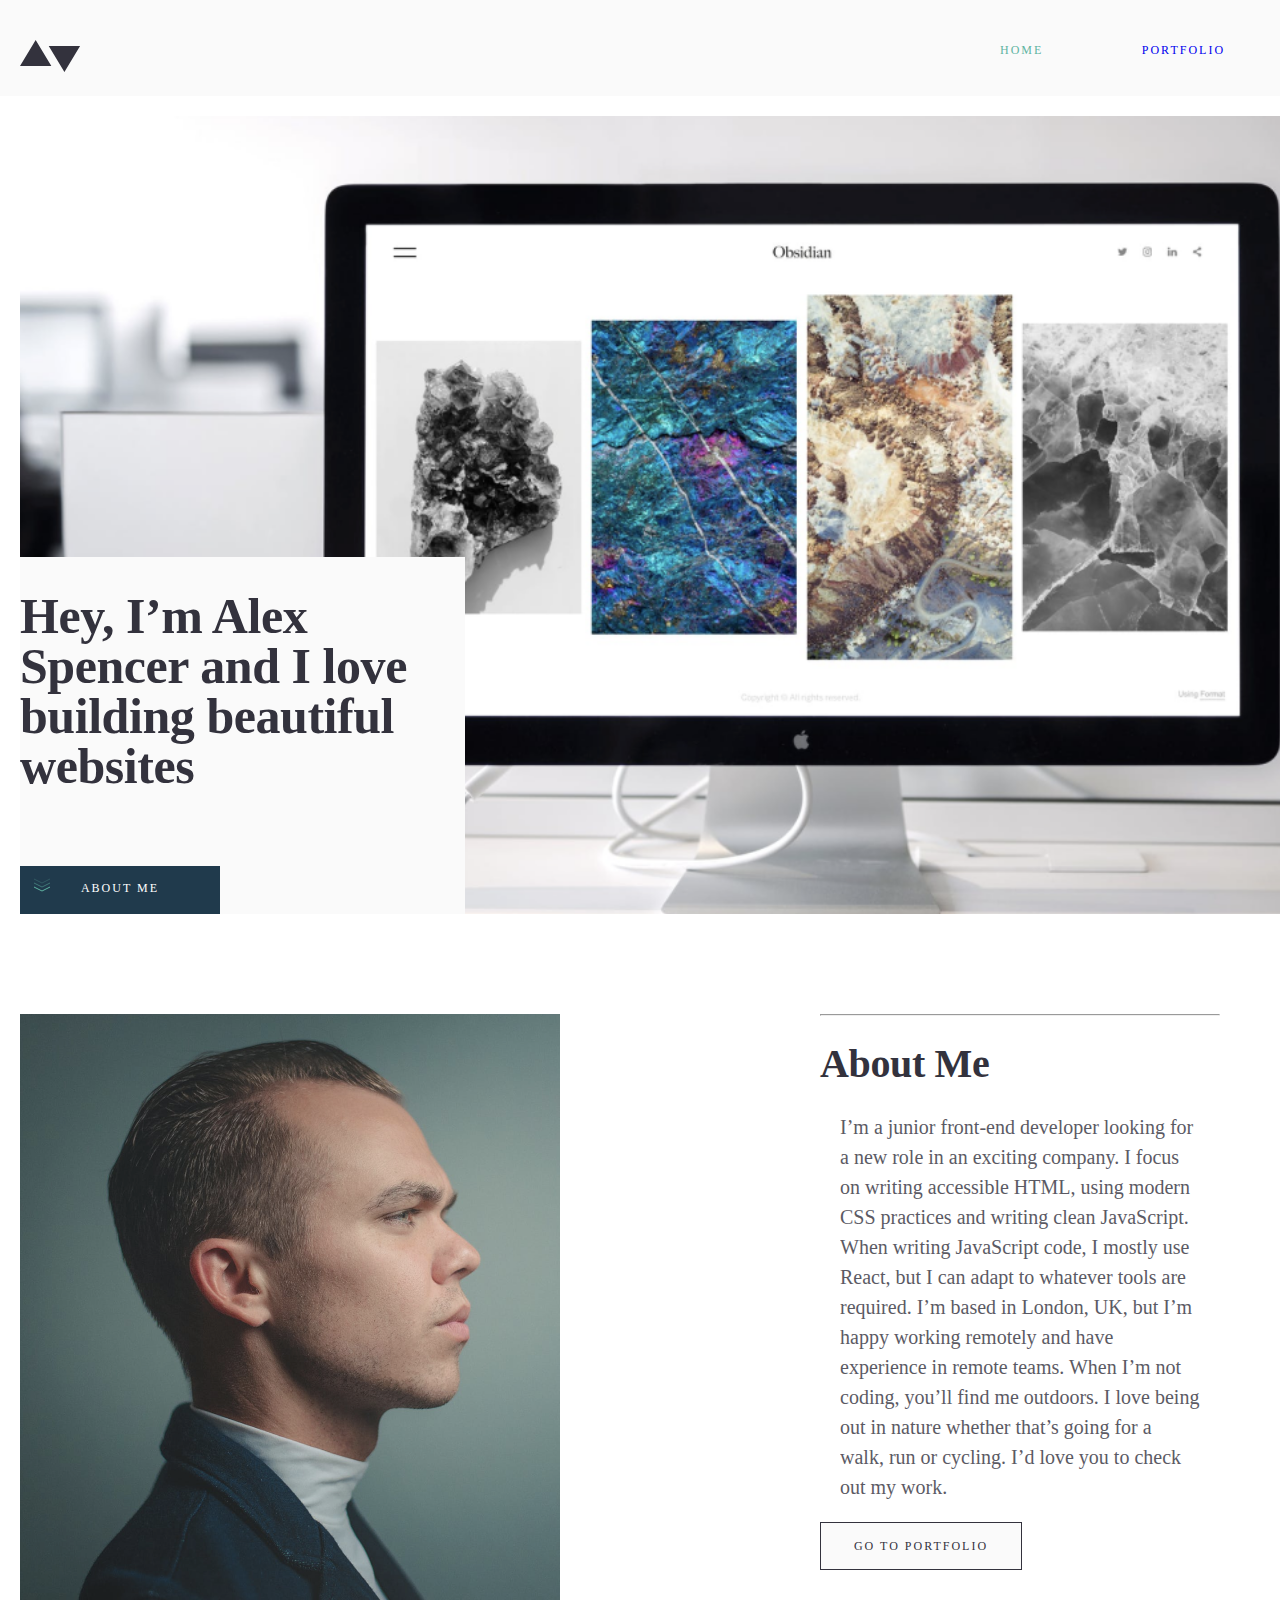
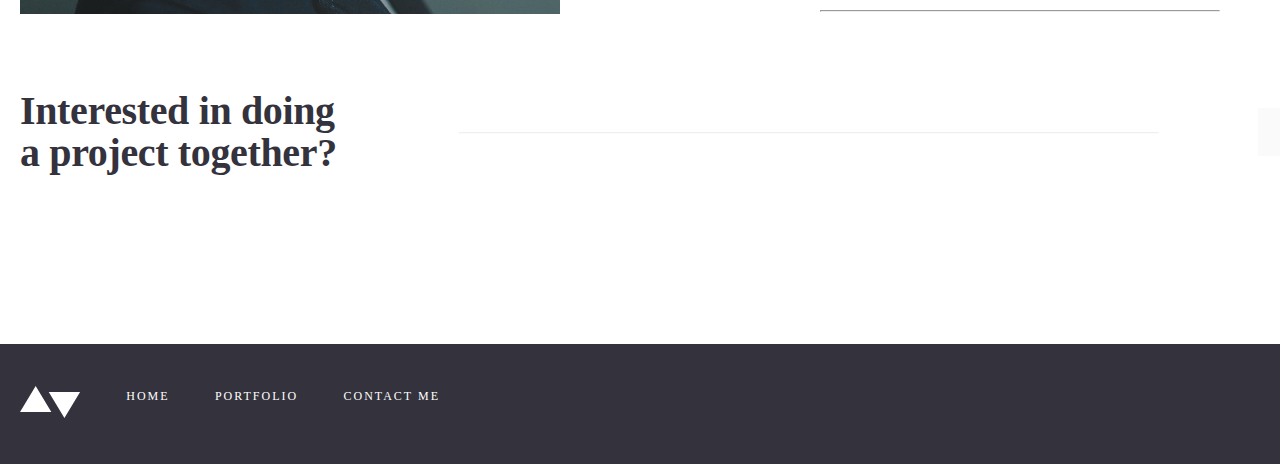
<file: index.html>
<!DOCTYPE html>
<html lang="en">

<head>
    <meta charset="UTF-8" />
    <meta http-equiv="X-UA-Compatible" content="IE=edge" />
    <meta name="viewport" content="width=device-width, initial-scale=1.0" />

    <!-- min.css link-->
    <link rel="stylesheet" href="./css/style.min.css" />
    <title>exam2</title>
</head>

<body>
    <header>
        <div class="container">
            <nav class="nav">
                <a href="./index.html" target="_blank" class="nav__logo"><img src="./img/logo.svg" alt="logo" ></a>

                <ul class="nav__ul">
                    <li class="nav__ul--list"><a href="#" class="nav__ul--list-link activ">HOME</a></li>
                    <li class="nav__ul--list"><a href="./portfolio/portfolio.html"  target="_blank" class="nav__ul--list-link">PORTFOLIO</a></li>
                    <li class="nav__ul--list"><a href="./contact/Contact.html" target="_blank"  class="nav__ul--list-link">CONTACT ME</a></li>
                </ul>

            </nav>
        </div>
    </header>
    <main class="main">
        <div class="container">
            <div class="main_box1">
                <div class="main_box1--card">
                    <h1>
                        Hey, I’m Alex Spencer and I love building beautiful websites
                    </h1>

                    <div class="card1-btn">
                        <a href="#" class="card1-btn-a"><img src="./img/card1.svg" alt="card-btn.jpg">ABOUT ME</a>

                    </div>

                </div>
            </div>

            <div class="main_box2">
                <div class="main_box2__text-card">
                    <hr>
                    <h1>About Me</h1>
                    <p>I’m a junior front-end developer looking for a new role in an exciting company. I focus on
                        writing accessible HTML, using modern CSS practices and writing clean JavaScript. When writing
                        JavaScript code, I mostly use React, but I can adapt to whatever tools are required. I’m based
                        in London, UK, but I’m happy working remotely and have experience in remote teams. When I’m not
                        coding, you’ll find me outdoors. I love being out in nature whether that’s going for a walk, run
                        or cycling. I’d love you to check out my work.</p>

                    <button class="main_box2__text-card-btn">GO TO PORTFOLIO</button>
                    <hr>

                </div>

            </div>

            <div class="main_box3">
                <div class="main_box3-h1">Interested in doing a project together?</div>
                <div class="main_box3-hr">
                    <hr>
                </div>
                <div class="main_box3-btn"><a href="#">CONTACT ME</a></div>
            </div>

        </div>
    </main>

    <footer>
        <div class="container">
            <div class="footer__box">
                <div class="footer__box__left__ul">
                    <div class="footer__box__left__ul__li"><a href="#"><img src="./img/footerlog.svg" alt="footer"></a></div>
                    <div class="footer__box__left__ul__li"><a href="#">HOME</a></div>
                    <div class="footer__box__left__ul__li"><a href="#">PORTFOLIO</a></div>
                    <div class="footer__box__left__ul__li"><a href="#">CONTACT ME</a></div>
                </div>
    
                <div class="footer__box__right__ul">
                    <div class="footer__box__right__ul__li"><a href="#"><img src="./img/Path.svg" alt="footer"></a>
                    </div>
                    <div class="foote__box__right__ul__li"><a href="#"><img src="./img/Path2.svg" alt="footer"></a>
                    </div>
                    <div class="footer__box__right__ul__li"><a href="#"><img src="./img/Shape.svg" alt="footer"></a>
                    </div>
    
                </div>
            </div>
        </div>
    </footer>




</body>

</html>
</file>
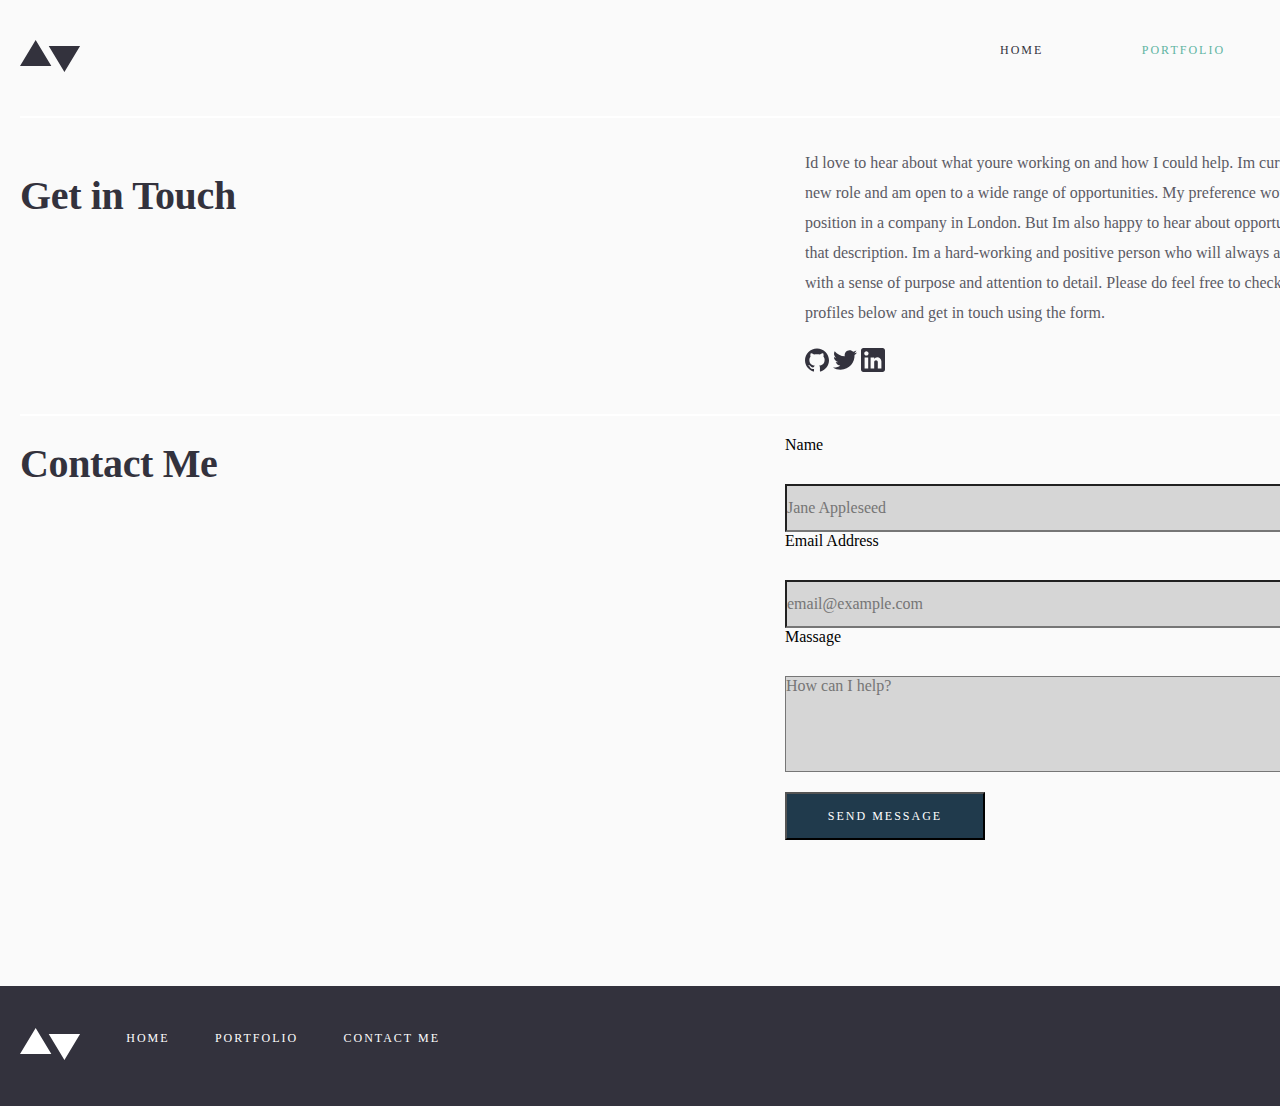
<file: contact/Contact.html>
<!DOCTYPE html>
<html lang="en">

<head>
   <meta charset="UTF-8" />
   <meta http-equiv="X-UA-Compatible" content="IE=edge" />
   <meta name="viewport" content="width=device-width, initial-scale=1.0" />

   <!-- min.css link-->
   <link rel="stylesheet" href="./css/style.min.css" />
   <title>ContactMy</title>
</head>

<body>
   <header>
      <div class="container">
         <nav class="nav">
            <a href="./index.html" target="_blank" class="nav__logo"><img src="./img/logo.svg" alt="logo"></a>

            <ul class="nav__ul">
               <li class="nav__ul--list"><a href="../index.html" class="nav__ul--list-link ">HOME</a></li>
               <li class="nav__ul--list"><a href="../portfolio/portfolio.html" class="nav__ul--list-link activ">PORTFOLIO</a></li>
               <li class="nav__ul--list"><a href="#" class="nav__ul--list-link">CONTACT ME</a></li>
            </ul>

         </nav>
      </div>
   </header>
   <main>
      <div class="container">
         <div class="box1">
            <h1>Get in Touch</h1>
            <div class="box1__text">
               <p>Id love to hear about what youre working on and how I could help. Im currently looking for a new role
                  and am open to a wide range of opportunities. My preference would be to find a position in a company
                  in London. But Im also happy to hear about opportunites that dont fit that description. Im a
                  hard-working and positive person who will always approach each task with a sense of purpose and
                  attention to detail. Please do feel free to check out my online profiles below and get in touch using
                  the form.</p>

               <div class="box1__iconka">
                  <a href="#"><img src="./img/contact1.svg" alt="main" width="24" height="24"></a>
                  <a href="#"><img src="./img/contac2.svg" alt="main" width="24" height="24"></a>
                  <a href="#"><img src="./img/contact3.svg" alt="main" width="24" height="24"></a>
               </div>


            </div>

         </div>
         <div class="box2">

            <h1>Contact Me</h1>

            <form action="" class="form">
               <label for="name">Name</label>
               <input type="text"  id="name" placeholder="Jane Appleseed" >
               <label for="email">Email Address</label>
               <input type="email"  id="email" placeholder="email@example.com">

               <label for="massage">Massage</label>

               <textarea class="texmassag" name="message" id="massage" cols="30" rows="10" placeholder="How can I help?"></textarea>

               <button type="submit" class="form__btn">SEND MESSAGE</button>

            </form>

            



         </div>



      </div>
   </main>


   <footer>
      <div class="container">
         <div class="footer__box">
            <div class="footer__box__left__ul">
               <div class="footer__box__left__ul__li"><a href="#"><img src="./img/footerlog.svg" alt="footer"></a></div>
               <div class="footer__box__left__ul__li"><a href="#">HOME</a></div>
               <div class="footer__box__left__ul__li"><a href="#">PORTFOLIO</a></div>
               <div class="footer__box__left__ul__li"><a href="#">CONTACT ME</a></div>
            </div>

            <div class="footer__box__right__ul">
               <div class="footer__box__right__ul__li"><a href="#"><img src="./img/Path.svg" alt="footer"></a>
               </div>
               <div class="foote__box__right__ul__li"><a href="#"><img src="./img/Path2.svg" alt="footer"></a>
               </div>
               <div class="footer__box__right__ul__li"><a href="#"><img src="./img/Shape.svg" alt="footer"></a>
               </div>

            </div>
         </div>
      </div>
   </footer>




</body>

</html>
</file>
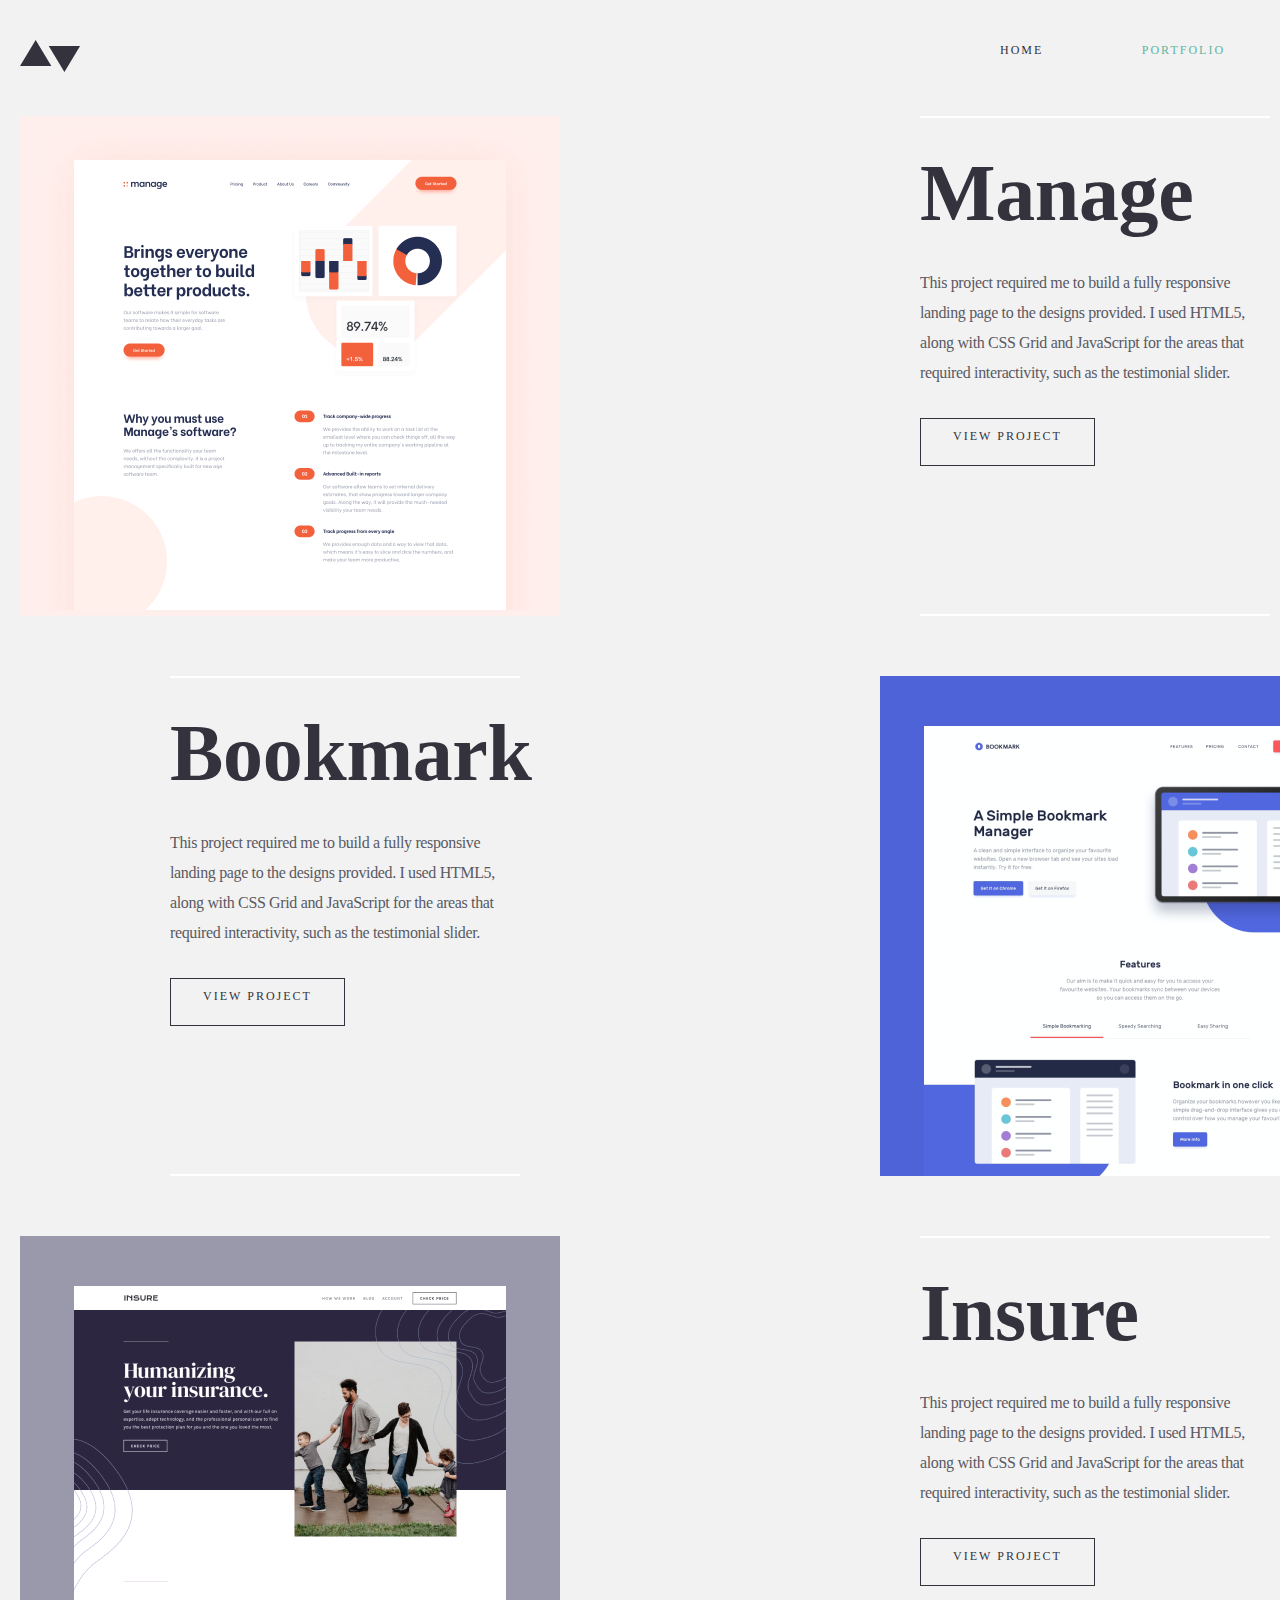
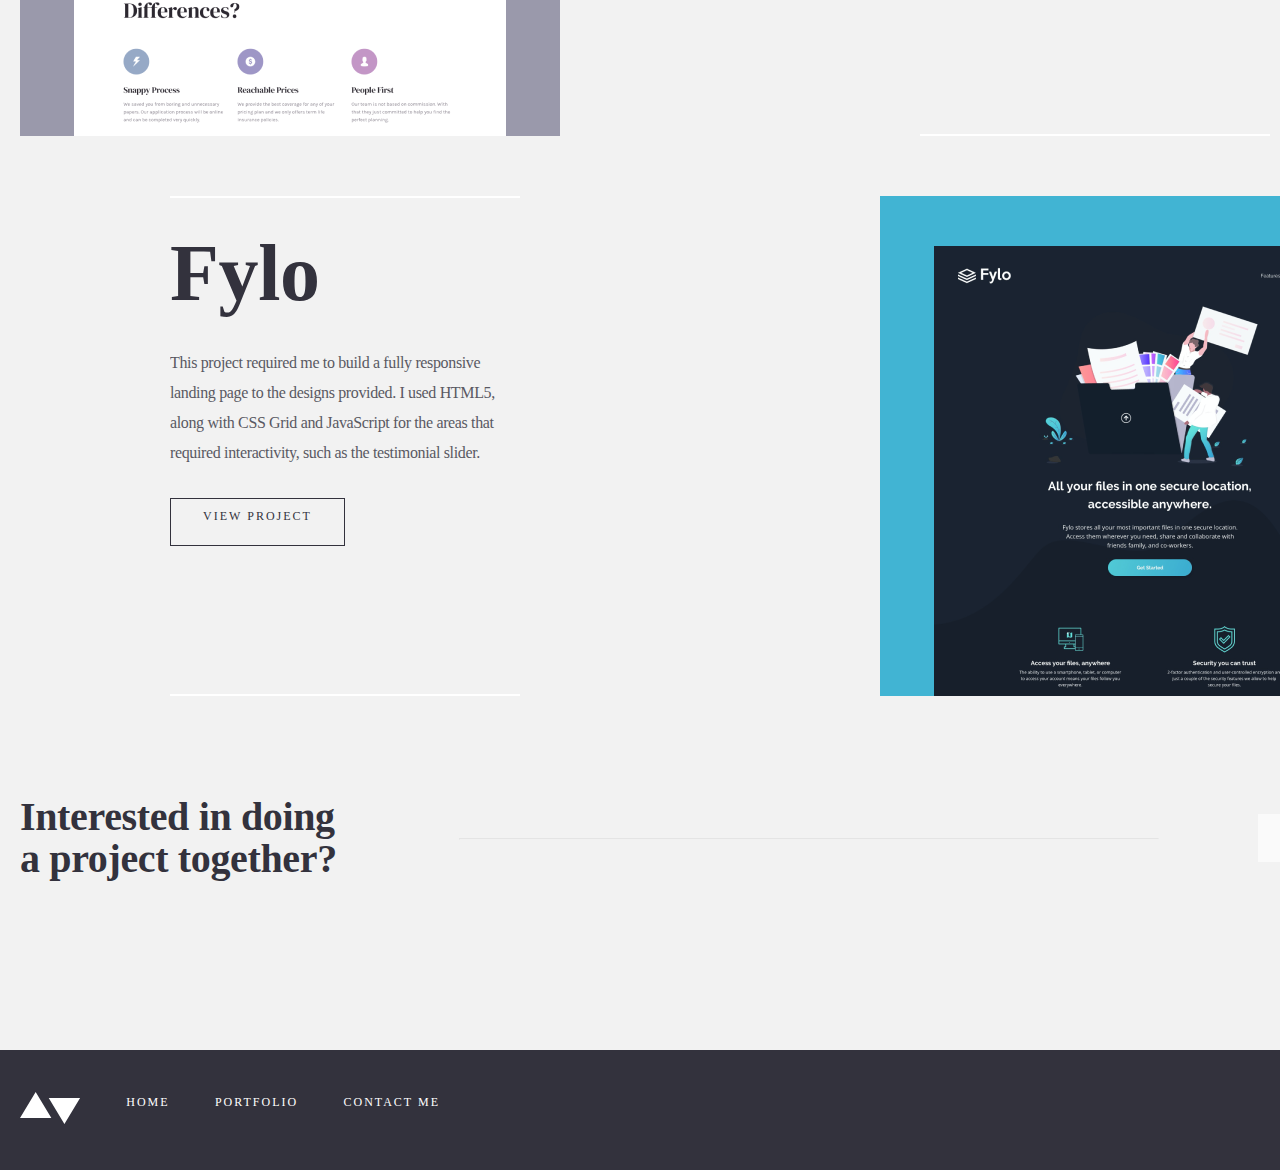
<file: portfolio/portfolio.html>
<!DOCTYPE html>
<html lang="en">

<head>
   <meta charset="UTF-8" />
   <meta http-equiv="X-UA-Compatible" content="IE=edge" />
   <meta name="viewport" content="width=device-width, initial-scale=1.0" />

   <!-- min.css link-->
   <link rel="stylesheet" href="./css/style.min.css" />
   <title>portfolio</title>
</head>

<body>
   <header>
      <div class="container">
         <nav class="nav">
            <a href="./index.html" target="_blank" class="nav__logo"><img src="./img/logo.svg" alt="logo"></a>

            <ul class="nav__ul">
               <li class="nav__ul--list"><a href="../index.html" class="nav__ul--list-link ">HOME</a></li>
               <li class="nav__ul--list"><a href="#" class="nav__ul--list-link activ">PORTFOLIO</a></li>
               <li class="nav__ul--list"><a href="#" class="nav__ul--list-link">CONTACT ME</a></li>
            </ul>

         </nav>
      </div>
   </header>
   
   <main>
      <div class="container">
         <div class="main__box1">
            <div class="main__box1__left">
               <img src="./img/Porto1.png" alt="">
            </div>
            <div class="main__box1__right">
               <h1>Manage</h1>
               <p>This project required me to build a fully responsive landing page to the designs provided. I used HTML5, along with CSS Grid and JavaScript for the areas that required interactivity, such as the testimonial slider.</p>

               <div class="btn-box"><a href="#">VIEW PROJECT</a></div>

            </div>

         </div>

         <div class="main__box2">
            <div class="main__box2__right">
               <h1>Bookmark</h1>
               <p>This project required me to build a fully responsive landing page to the designs provided. I used HTML5, along with CSS Grid and JavaScript for the areas that required interactivity, such as the testimonial slider.</p>

               <div class="btn-box"><a href="#">VIEW PROJECT</a></div>

            </div>
            <div class="main__box2__left">
               <img src="./img/Porto2.png" alt="">
            </div>
            

         </div>

         <div class="main__box3">
            <div class="main__box3__left">
               <img src="./img/Porto3.png" alt="">
            </div>
            <div class="main__box1__right">
               <h1>Insure</h1>
               <p>This project required me to build a fully responsive landing page to the designs provided. I used HTML5, along with CSS Grid and JavaScript for the areas that required interactivity, such as the testimonial slider.</p>
   
               <div class="btn-box"><a href="#">VIEW PROJECT</a></div>
   
            </div>
   
         </div>

         <div class="main__box4">

            <div class="main__box1__right">
               <h1>Fylo</h1>
               <p>This project required me to build a fully responsive landing page to the designs provided. I used HTML5, along with CSS Grid and JavaScript for the areas that required interactivity, such as the testimonial slider.</p>
   
               <div class="btn-box"><a href="#">VIEW PROJECT</a></div>
   
            </div>
            <div class="main__box4__left">
               <img src="./img/Porto4.png" alt="">
            </div>
            


            
   
         </div>


         <div class="main_box5">
            <div class="main_box5-h1">Interested in doing a project together?</div>
            <div class="main_box5-hr">
                <hr>
            </div>
            <div class="main_box5-btn"><a href="#">CONTACT ME</a></div>
        </div>


      </div>


      
   </main>


   <footer>
      <div class="container">
         <div class="footer__box">
            <div class="footer__box__left__ul">
               <div class="footer__box__left__ul__li"><a href="#"><img src="./img/footerlog.svg" alt="footer"></a></div>
               <div class="footer__box__left__ul__li"><a href="#">HOME</a></div>
               <div class="footer__box__left__ul__li"><a href="#">PORTFOLIO</a></div>
               <div class="footer__box__left__ul__li"><a href="#">CONTACT ME</a></div>
            </div>

            <div class="footer__box__right__ul">
               <div class="footer__box__right__ul__li"><a href="#"><img src="./img/Path.svg" alt="footer"></a>
               </div>
               <div class="foote__box__right__ul__li"><a href="#"><img src="./img/Path2.svg" alt="footer"></a>
               </div>
               <div class="footer__box__right__ul__li"><a href="#"><img src="./img/Shape.svg" alt="footer"></a>
               </div>

            </div>
         </div>
      </div>
   </footer>




</body>

</html>
</file>
<file: css/style.min.css>
/*! normalize.css v8.0.1 | MIT License | github.com/necolas/normalize.css */html{line-height:1.15;-webkit-text-size-adjust:100%}body{margin:0}main{display:block}h1{font-size:2em;margin:.67em 0}hr{box-sizing:content-box;height:0;overflow:visible}pre{font-family:monospace,monospace;font-size:1em}a{background-color:rgba(0,0,0,0)}abbr[title]{border-bottom:none;text-decoration:underline;text-decoration:underline dotted}b,strong{font-weight:bolder}code,kbd,samp{font-family:monospace,monospace;font-size:1em}small{font-size:80%}sub,sup{font-size:75%;line-height:0;position:relative;vertical-align:baseline}sub{bottom:-0.25em}sup{top:-0.5em}img{border-style:none}button,input,optgroup,select,textarea{font-family:inherit;font-size:100%;line-height:1.15;margin:0}button,input{overflow:visible}button,select{text-transform:none}button,[type=button],[type=reset],[type=submit]{-webkit-appearance:button}button::-moz-focus-inner,[type=button]::-moz-focus-inner,[type=reset]::-moz-focus-inner,[type=submit]::-moz-focus-inner{border-style:none;padding:0}button:-moz-focusring,[type=button]:-moz-focusring,[type=reset]:-moz-focusring,[type=submit]:-moz-focusring{outline:1px dotted ButtonText}fieldset{padding:.35em .75em .625em}legend{box-sizing:border-box;color:inherit;display:table;max-width:100%;padding:0;white-space:normal}progress{vertical-align:baseline}textarea{overflow:auto}[type=checkbox],[type=radio]{box-sizing:border-box;padding:0}[type=number]::-webkit-inner-spin-button,[type=number]::-webkit-outer-spin-button{height:auto}[type=search]{-webkit-appearance:textfield;outline-offset:-2px}[type=search]::-webkit-search-decoration{-webkit-appearance:none}::-webkit-file-upload-button{-webkit-appearance:button;font:inherit}details{display:block}summary{display:list-item}template{display:none}[hidden]{display:none}*{margin:0;padding:0;box-sizing:border-box}._visually-hidden{width:1px;height:1px;margin:-1px;clip-path:polygon(0 0, 0 0, 0 0, 0 0);overflow:hidden;opacity:0;position:absolute}header{background-color:#fafafa}.container{width:1440px;margin:0 auto;padding:20px}@media only screen and (max-width : 768px){.container{max-width:768px;margin:0 auto;padding:0 10px}}@media only screen and (max-width : 576px){.container{max-width:576px;margin:0 auto;padding:0 5px}}@media only screen and (max-width : 375px){.container{max-width:375px;margin:0 auto;padding:0 0px}}.nav{margin-top:20px;width:100%;display:flex;justify-content:space-between}.nav .nav__logo{text-decoration:none}.nav__ul{width:30%;display:flex;justify-content:space-between;list-style-type:none}.nav__ul--list-link{text-decoration:none;font-family:"Public Sans";font-style:normal;font-weight:400;font-size:12px;line-height:14px;letter-spacing:2px;text-transform:uppercase}.nav__ul--list .activ{color:#5fb4a2}@media only screen and (max-width : 768px){.nav{margin-top:20px;width:100%;display:flex;justify-content:space-between}.nav__ul{width:50%;display:flex;justify-content:space-around;list-style-type:none}.nav__ul--list-link{text-decoration:none;font-family:"Public Sans";font-style:normal;font-weight:400;font-size:12px;line-height:14px;letter-spacing:2px;text-transform:uppercase}.nav__ul--list .activ{color:#5fb4a2}}@media only screen and (max-width : 576px){.nav{margin-top:20px;width:100%;display:flex;justify-content:space-between}.nav .nav__logo{text-decoration:none}.nav__ul{width:50%;display:flex;justify-content:space-between;list-style-type:none}.nav__ul--list-link{text-decoration:none;font-family:"Public Sans";font-style:normal;font-weight:400;font-size:12px;line-height:14px;letter-spacing:2px;text-transform:uppercase}.nav__ul--list .activ{color:#5fb4a2}}@media only screen and (max-width : 375px){.nav{margin-top:20px;width:100%;display:flex;justify-content:space-between}.nav .nav__logo{text-decoration:none}.nav__ul{width:70%;display:flex;justify-content:space-between;list-style-type:none}.nav__ul--list-link{text-decoration:none;font-family:"Public Sans";font-style:normal;font-weight:400;font-size:12px;line-height:14px;letter-spacing:2px;text-transform:uppercase}.nav__ul--list .activ{color:#5fb4a2}}.main_box1{width:1440px;height:798px;background-image:url("../../img/Bitmap.png");background-repeat:no-repeat;background-size:cover;position:relative}.main_box1--card{width:445px;height:357px;background-color:#fafafa;position:absolute;bottom:0}.main_box1--card h1{font-family:"Ibarra Real Nova";font-style:normal;font-weight:700;font-size:50px;line-height:50px;letter-spacing:-0.446429px;color:#33323d}.main_box1--card .card1-btn{width:200px;height:48px;background-color:#203a4c;text-align:center;position:absolute;bottom:0}.main_box1--card .card1-btn-a{font-family:"Public Sans";font-style:normal;font-weight:400;font-size:12px;line-height:14px;text-align:center;letter-spacing:2px;text-transform:uppercase;width:152px;height:20px;text-decoration:none;color:#fff;display:block;padding:12px}.main_box1--card .card1-btn-a img{padding-right:30px}.main_box2{margin-top:100px;width:100%;height:676px;background-image:url("../../img/maincard2.png");background-repeat:no-repeat;position:relative}.main_box2__text-card{width:400px;height:676px;position:absolute;right:0;left:800px}.main_box2__text-card h1{font-family:"Ibarra Real Nova";font-style:normal;font-weight:700;font-size:40px;line-height:42px;letter-spacing:-0.357143px;color:#33323d}.main_box2__text-card p{font-family:"Public Sans";font-style:normal;font-weight:400;font-size:20px;line-height:30px;color:#33323d;mix-blend-mode:normal;opacity:.8;margin:20px}.main_box2__text-card-btn{display:block;background-color:#fafafa;width:202px;height:48px;text-align:center;margin-bottom:40px;border:1px solid #33323d;font-family:"Public Sans";font-style:normal;font-weight:400;font-size:12px;line-height:14px;letter-spacing:2px;text-transform:uppercase;color:#33323d}.main_box3{display:flex;justify-content:space-between;align-items:center}.main_box3-h1{font-family:"Ibarra Real Nova";font-style:normal;font-weight:700;font-size:40px;line-height:42px;letter-spacing:-0.357143px;color:#33323d;width:340px}.main_box3-hr{width:700px;height:1px;background:#33323d;opacity:.15}.main_box3-btn{width:162px;height:48px;background-color:#fafafa;text-align:center}.main_box3-btn a{display:block;text-decoration:none;padding-top:15px;font-family:"Public Sans";font-style:normal;font-weight:400;font-size:12px;line-height:14px;letter-spacing:2px;text-transform:uppercase;color:#33323d}@media only screen and (max-width : 768px){.main_box1{width:915px;background-color:aqua;height:798px;background-image:url("../../img/tabletbg.png");background-repeat:no-repeat;background-size:cover;position:relative}.main_box1--card{width:514px;height:278px;background-color:#fafafa;position:absolute;bottom:0}.main_box1--card h1{font-family:"Ibarra Real Nova";font-style:normal;font-weight:700;font-size:50px;line-height:50px;letter-spacing:-0.446429px;color:#33323d}.main_box1--card .card1-btn{width:200px;height:48px;background-color:#203a4c;text-align:center;position:absolute;bottom:0}.main_box1--card .card1-btn-a{font-family:"Public Sans";font-style:normal;font-weight:400;font-size:12px;line-height:14px;text-align:center;letter-spacing:2px;text-transform:uppercase;width:152px;height:20px;text-decoration:none;color:#fff;display:block;padding:12px}.main_box1--card .card1-btn-a img{padding-right:30px}.main_box2{background-color:aqua;margin-top:100px;width:899px;height:676px;background-image:url("../../img/maincard2.png");background-repeat:no-repeat;position:relative}.main_box2__text-card{width:339px;height:676px;position:absolute;left:400px}.main_box2__text-card h1{font-family:"Ibarra Real Nova";font-style:normal;font-weight:700;font-size:40px;line-height:42px;letter-spacing:-0.357143px;color:#33323d}.main_box2__text-card p{font-family:"Public Sans";font-style:normal;font-weight:400;font-size:16px;line-height:30px;color:#33323d;mix-blend-mode:normal;opacity:.8}.main_box2__text-card-btn{display:block;background-color:#fafafa;width:202px;height:48px;text-align:center;margin-bottom:40px;border:1px solid #33323d;font-family:"Public Sans";font-style:normal;font-weight:400;font-size:12px;line-height:14px;letter-spacing:2px;text-transform:uppercase;color:#33323d}.main_box3{display:flex;justify-content:space-between;align-items:center}.main_box3-h1{font-family:"Ibarra Real Nova";font-style:normal;font-weight:700;font-size:40px;line-height:42px;letter-spacing:-0.357143px;color:#33323d;width:340px}.main_box3-hr{width:700px;height:1px;background:#33323d;opacity:.15}.main_box3-btn{width:162px;height:48px;background-color:#fafafa;text-align:center}.main_box3-btn a{display:block;text-decoration:none;padding-top:15px;font-family:"Public Sans";font-style:normal;font-weight:400;font-size:12px;line-height:14px;letter-spacing:2px;text-transform:uppercase;color:#33323d}}footer{background-color:#33323d;height:100%;margin-top:150px}.footer__box{width:100%;height:80px;display:flex;justify-content:space-between;align-items:center}.footer__box__left__ul{display:flex;justify-content:space-between;width:30%}.footer__box__left__ul a{text-decoration:none;font-family:"Public Sans";font-style:normal;font-weight:400;font-size:12px;line-height:14px;letter-spacing:2px;text-transform:uppercase;color:#fff}.footer__box__right__ul{display:flex;justify-content:space-between;width:10%}.footer__box__right__ul a{text-decoration:none}/*# sourceMappingURL=style.min.css.map */
</file>
<file: contact/css/style.min.css>
/*! normalize.css v8.0.1 | MIT License | github.com/necolas/normalize.css */html{line-height:1.15;-webkit-text-size-adjust:100%}body{margin:0}main{display:block}h1{font-size:2em;margin:.67em 0}hr{box-sizing:content-box;height:0;overflow:visible}pre{font-family:monospace,monospace;font-size:1em}a{background-color:rgba(0,0,0,0)}abbr[title]{border-bottom:none;text-decoration:underline;text-decoration:underline dotted}b,strong{font-weight:bolder}code,kbd,samp{font-family:monospace,monospace;font-size:1em}small{font-size:80%}sub,sup{font-size:75%;line-height:0;position:relative;vertical-align:baseline}sub{bottom:-0.25em}sup{top:-0.5em}img{border-style:none}button,input,optgroup,select,textarea{font-family:inherit;font-size:100%;line-height:1.15;margin:0}button,input{overflow:visible}button,select{text-transform:none}button,[type=button],[type=reset],[type=submit]{-webkit-appearance:button}button::-moz-focus-inner,[type=button]::-moz-focus-inner,[type=reset]::-moz-focus-inner,[type=submit]::-moz-focus-inner{border-style:none;padding:0}button:-moz-focusring,[type=button]:-moz-focusring,[type=reset]:-moz-focusring,[type=submit]:-moz-focusring{outline:1px dotted ButtonText}fieldset{padding:.35em .75em .625em}legend{box-sizing:border-box;color:inherit;display:table;max-width:100%;padding:0;white-space:normal}progress{vertical-align:baseline}textarea{overflow:auto}[type=checkbox],[type=radio]{box-sizing:border-box;padding:0}[type=number]::-webkit-inner-spin-button,[type=number]::-webkit-outer-spin-button{height:auto}[type=search]{-webkit-appearance:textfield;outline-offset:-2px}[type=search]::-webkit-search-decoration{-webkit-appearance:none}::-webkit-file-upload-button{-webkit-appearance:button;font:inherit}details{display:block}summary{display:list-item}template{display:none}[hidden]{display:none}*{margin:0;padding:0;box-sizing:border-box}body{background-color:#fafafa}._visually-hidden{width:1px;height:1px;margin:-1px;clip-path:polygon(0 0, 0 0, 0 0, 0 0);overflow:hidden;opacity:0;position:absolute}header{width:100%}.container{width:1440px;margin:0 auto;padding:20px}@media only screen and (max-width : 768px){.container{max-width:768px;margin:0 auto;padding:0 10px}}@media only screen and (max-width : 576px){.container{max-width:576px;margin:0 auto;padding:0 5px}}@media only screen and (max-width : 375px){.container{max-width:375px;margin:0 auto;padding:0 0px}}.nav{margin-top:20px;width:100%;display:flex;justify-content:space-between}.nav .nav__logo{text-decoration:none}.nav__ul{width:30%;display:flex;justify-content:space-between;list-style-type:none}.nav__ul--list-link{text-decoration:none;font-family:"Public Sans";font-style:normal;font-weight:400;font-size:12px;line-height:14px;letter-spacing:2px;text-transform:uppercase;color:#33323d}.nav__ul--list .activ{color:#5fb4a2}@media only screen and (max-width : 768px){.nav{margin-top:20px;width:100%;display:flex;justify-content:space-between}.nav__ul{width:50%;display:flex;justify-content:space-around;list-style-type:none}.nav__ul--list-link{text-decoration:none;font-family:"Public Sans";font-style:normal;font-weight:400;font-size:12px;line-height:14px;letter-spacing:2px;text-transform:uppercase}.nav__ul--list .activ{color:#5fb4a2}}@media only screen and (max-width : 576px){.nav{margin-top:20px;width:100%;display:flex;justify-content:space-between}.nav .nav__logo{text-decoration:none}.nav__ul{width:50%;display:flex;justify-content:space-between;list-style-type:none}.nav__ul--list-link{text-decoration:none;font-family:"Public Sans";font-style:normal;font-weight:400;font-size:12px;line-height:14px;letter-spacing:2px;text-transform:uppercase}.nav__ul--list .activ{color:#5fb4a2}}@media only screen and (max-width : 375px){.nav{margin-top:20px;width:100%;display:flex;justify-content:space-between}.nav .nav__logo{text-decoration:none}.nav__ul{width:70%;display:flex;justify-content:space-between;list-style-type:none}.nav__ul--list-link{text-decoration:none;font-family:"Public Sans";font-style:normal;font-weight:400;font-size:12px;line-height:14px;letter-spacing:2px;text-transform:uppercase}.nav__ul--list .activ{color:#5fb4a2}}.box1{width:100%;border-top:solid #fff 2px;border-bottom:solid #fff 2px;height:300px;padding-top:30px;display:flex;justify-content:space-between;align-items:flex-start}.box1 h1{font-family:"Ibarra Real Nova";font-style:normal;font-weight:700;font-size:40px;line-height:42px;letter-spacing:-0.357143px;color:#33323d}.box1__text{width:615px;height:210px}.box1__text p{font-family:"Public Sans";font-style:normal;font-weight:400;font-size:16px;line-height:30px;color:#33323d;opacity:.8;padding-bottom:20px}.box1__text__iconka{width:104px;height:24px}.box1__text__iconka a{text-decoration:none;display:flex;justify-content:space-between}.box2{display:flex;justify-content:space-between}.box2 h1{font-family:"Ibarra Real Nova";font-style:normal;font-weight:700;font-size:40px;line-height:42px;letter-spacing:-0.357143px;color:#33323d}.box2 .form{padding-top:20px;width:635px;height:400px}.box2 .form label{width:635px;height:48px;padding-bottom:5px;display:block}.box2 .form input{width:635px;height:48px;background-color:#d6d6d6}.box2 .form textarea{height:96px;width:635px;background-color:#d6d6d6}.box2 .form__btn{margin-top:15px;width:200px;height:48px;background-color:#203a4c;color:#fff;font-family:"Public Sans";font-style:normal;font-weight:400;font-size:12px;line-height:14px;text-align:center;letter-spacing:2px;text-transform:uppercase}footer{background-color:#33323d;height:100%;margin-top:150px}.footer__box{width:100%;height:80px;display:flex;justify-content:space-between;align-items:center}.footer__box__left__ul{display:flex;justify-content:space-between;width:30%}.footer__box__left__ul a{text-decoration:none;font-family:"Public Sans";font-style:normal;font-weight:400;font-size:12px;line-height:14px;letter-spacing:2px;text-transform:uppercase;color:#fff}.footer__box__right__ul{display:flex;justify-content:space-between;width:10%}.footer__box__right__ul a{text-decoration:none}/*# sourceMappingURL=style.min.css.map */
</file>
<file: portfolio/css/style.min.css>
/*! normalize.css v8.0.1 | MIT License | github.com/necolas/normalize.css */html{line-height:1.15;-webkit-text-size-adjust:100%}body{margin:0}main{display:block}h1{font-size:2em;margin:.67em 0}hr{box-sizing:content-box;height:0;overflow:visible}pre{font-family:monospace,monospace;font-size:1em}a{background-color:rgba(0,0,0,0)}abbr[title]{border-bottom:none;text-decoration:underline;text-decoration:underline dotted}b,strong{font-weight:bolder}code,kbd,samp{font-family:monospace,monospace;font-size:1em}small{font-size:80%}sub,sup{font-size:75%;line-height:0;position:relative;vertical-align:baseline}sub{bottom:-0.25em}sup{top:-0.5em}img{border-style:none}button,input,optgroup,select,textarea{font-family:inherit;font-size:100%;line-height:1.15;margin:0}button,input{overflow:visible}button,select{text-transform:none}button,[type=button],[type=reset],[type=submit]{-webkit-appearance:button}button::-moz-focus-inner,[type=button]::-moz-focus-inner,[type=reset]::-moz-focus-inner,[type=submit]::-moz-focus-inner{border-style:none;padding:0}button:-moz-focusring,[type=button]:-moz-focusring,[type=reset]:-moz-focusring,[type=submit]:-moz-focusring{outline:1px dotted ButtonText}fieldset{padding:.35em .75em .625em}legend{box-sizing:border-box;color:inherit;display:table;max-width:100%;padding:0;white-space:normal}progress{vertical-align:baseline}textarea{overflow:auto}[type=checkbox],[type=radio]{box-sizing:border-box;padding:0}[type=number]::-webkit-inner-spin-button,[type=number]::-webkit-outer-spin-button{height:auto}[type=search]{-webkit-appearance:textfield;outline-offset:-2px}[type=search]::-webkit-search-decoration{-webkit-appearance:none}::-webkit-file-upload-button{-webkit-appearance:button;font:inherit}details{display:block}summary{display:list-item}template{display:none}[hidden]{display:none}*{margin:0;padding:0;box-sizing:border-box}body{background-color:#f2f2f2}._visually-hidden{width:1px;height:1px;margin:-1px;clip-path:polygon(0 0, 0 0, 0 0, 0 0);overflow:hidden;opacity:0;position:absolute}header{width:100%}.container{width:1440px;margin:0 auto;padding:20px}@media only screen and (max-width : 768px){.container{max-width:768px;margin:0 auto;padding:0 10px}}@media only screen and (max-width : 576px){.container{max-width:576px;margin:0 auto;padding:0 5px}}@media only screen and (max-width : 375px){.container{max-width:375px;margin:0 auto;padding:0 0px}}.nav{margin-top:20px;width:100%;display:flex;justify-content:space-between}.nav .nav__logo{text-decoration:none}.nav__ul{width:30%;display:flex;justify-content:space-between;list-style-type:none}.nav__ul--list-link{text-decoration:none;font-family:"Public Sans";font-style:normal;font-weight:400;font-size:12px;line-height:14px;letter-spacing:2px;text-transform:uppercase;color:#33323d}.nav__ul--list .activ{color:#5fb4a2}@media only screen and (max-width : 768px){.nav{margin-top:20px;width:100%;display:flex;justify-content:space-between}.nav__ul{width:50%;display:flex;justify-content:space-around;list-style-type:none}.nav__ul--list-link{text-decoration:none;font-family:"Public Sans";font-style:normal;font-weight:400;font-size:12px;line-height:14px;letter-spacing:2px;text-transform:uppercase}.nav__ul--list .activ{color:#5fb4a2}}@media only screen and (max-width : 576px){.nav{margin-top:20px;width:100%;display:flex;justify-content:space-between}.nav .nav__logo{text-decoration:none}.nav__ul{width:50%;display:flex;justify-content:space-between;list-style-type:none}.nav__ul--list-link{text-decoration:none;font-family:"Public Sans";font-style:normal;font-weight:400;font-size:12px;line-height:14px;letter-spacing:2px;text-transform:uppercase}.nav__ul--list .activ{color:#5fb4a2}}@media only screen and (max-width : 375px){.nav{margin-top:20px;width:100%;display:flex;justify-content:space-between}.nav .nav__logo{text-decoration:none}.nav__ul{width:70%;display:flex;justify-content:space-between;list-style-type:none}.nav__ul--list-link{text-decoration:none;font-family:"Public Sans";font-style:normal;font-weight:400;font-size:12px;line-height:14px;letter-spacing:2px;text-transform:uppercase}.nav__ul--list .activ{color:#5fb4a2}}.main__box4__right,.main__box3__right,.main__box2__right,.main__box1__right{width:350px;height:500px;margin:0px 150px;border-top:solid #fff 2px;border-bottom:solid #fff 2px}.main__box4__right,.main__box3__right,.main__box2__right,.main__box1__right{font-family:"Ibarra Real Nova";font-style:normal;font-weight:700;font-size:40px;line-height:42px;letter-spacing:-0.357143px;color:#33323d}.main__box1{display:flex;justify-content:space-between}.main__box1__left{width:540px;height:500px;background:#ffefec;text-align:center}.main__box1__right p{width:350px;height:150px;font-family:"Public Sans";font-style:normal;font-weight:400;font-size:16px;line-height:30px;color:#33323d;mix-blend-mode:normal;opacity:.8}.main__box1__right .btn-box{width:175px;height:48px;border:1px solid #33323d}.main__box1__right .btn-box a{text-decoration:none;text-align:center;display:block;padding:10px;font-family:"Public Sans";font-style:normal;font-weight:400;font-size:12px;line-height:14px;letter-spacing:2px;text-transform:uppercase;color:#33323d}.main__box2{margin-top:60px;display:flex;justify-content:space-between}.main__box2__left{width:540px;height:500px;background:#4f63d8;text-align:center;padding-top:50px}.main__box2__right p{width:350px;height:150px;font-family:"Public Sans";font-style:normal;font-weight:400;font-size:16px;line-height:30px;color:#33323d;mix-blend-mode:normal;opacity:.8}.main__box2__right .btn-box{width:175px;height:48px;border:1px solid #33323d}.main__box2__right .btn-box a{text-decoration:none;text-align:center;display:block;padding:10px;font-family:"Public Sans";font-style:normal;font-weight:400;font-size:12px;line-height:14px;letter-spacing:2px;text-transform:uppercase;color:#33323d}.main__box3{margin-top:60px;display:flex;justify-content:space-between}.main__box3__left{width:540px;height:500px;background:#9a99ab;text-align:center;padding-top:50px}.main__box3__right p{width:350px;height:150px;font-family:"Public Sans";font-style:normal;font-weight:400;font-size:16px;line-height:30px;color:#33323d;mix-blend-mode:normal;opacity:.8}.main__box3__right .btn-box{width:175px;height:48px;border:1px solid #33323d}.main__box3__right .btn-box a{text-decoration:none;text-align:center;display:block;padding:10px;font-family:"Public Sans";font-style:normal;font-weight:400;font-size:12px;line-height:14px;letter-spacing:2px;text-transform:uppercase;color:#33323d}.main__box4{margin-top:60px;display:flex;justify-content:space-between}.main__box4__left{width:540px;height:500px;background:#41b4d3;text-align:center;padding-top:50px}.main__box4__right p{width:350px;height:150px;font-family:"Public Sans";font-style:normal;font-weight:400;font-size:16px;line-height:30px;color:#33323d;mix-blend-mode:normal;opacity:.8}.main__box4__right .btn-box{width:175px;height:48px;border:1px solid #33323d}.main__box4__right .btn-box a{text-decoration:none;text-align:center;display:block;padding:10px;font-family:"Public Sans";font-style:normal;font-weight:400;font-size:12px;line-height:14px;letter-spacing:2px;text-transform:uppercase;color:#33323d}.main_box5{margin-top:100px;display:flex;justify-content:space-between;align-items:center}.main_box5-h1{font-family:"Ibarra Real Nova";font-style:normal;font-weight:700;font-size:40px;line-height:42px;letter-spacing:-0.357143px;color:#33323d;width:340px}.main_box5-hr{width:700px;height:1px;background:#33323d;opacity:.15}.main_box5-btn{width:162px;height:48px;background-color:#fafafa;text-align:center}.main_box5-btn a{display:block;text-decoration:none;padding-top:15px;font-family:"Public Sans";font-style:normal;font-weight:400;font-size:12px;line-height:14px;letter-spacing:2px;text-transform:uppercase;color:#33323d}footer{background-color:#33323d;height:100%;margin-top:150px}.footer__box{width:100%;height:80px;display:flex;justify-content:space-between;align-items:center}.footer__box__left__ul{display:flex;justify-content:space-between;width:30%}.footer__box__left__ul a{text-decoration:none;font-family:"Public Sans";font-style:normal;font-weight:400;font-size:12px;line-height:14px;letter-spacing:2px;text-transform:uppercase;color:#fff}.footer__box__right__ul{display:flex;justify-content:space-between;width:10%}.footer__box__right__ul a{text-decoration:none}/*# sourceMappingURL=style.min.css.map */
</file>
